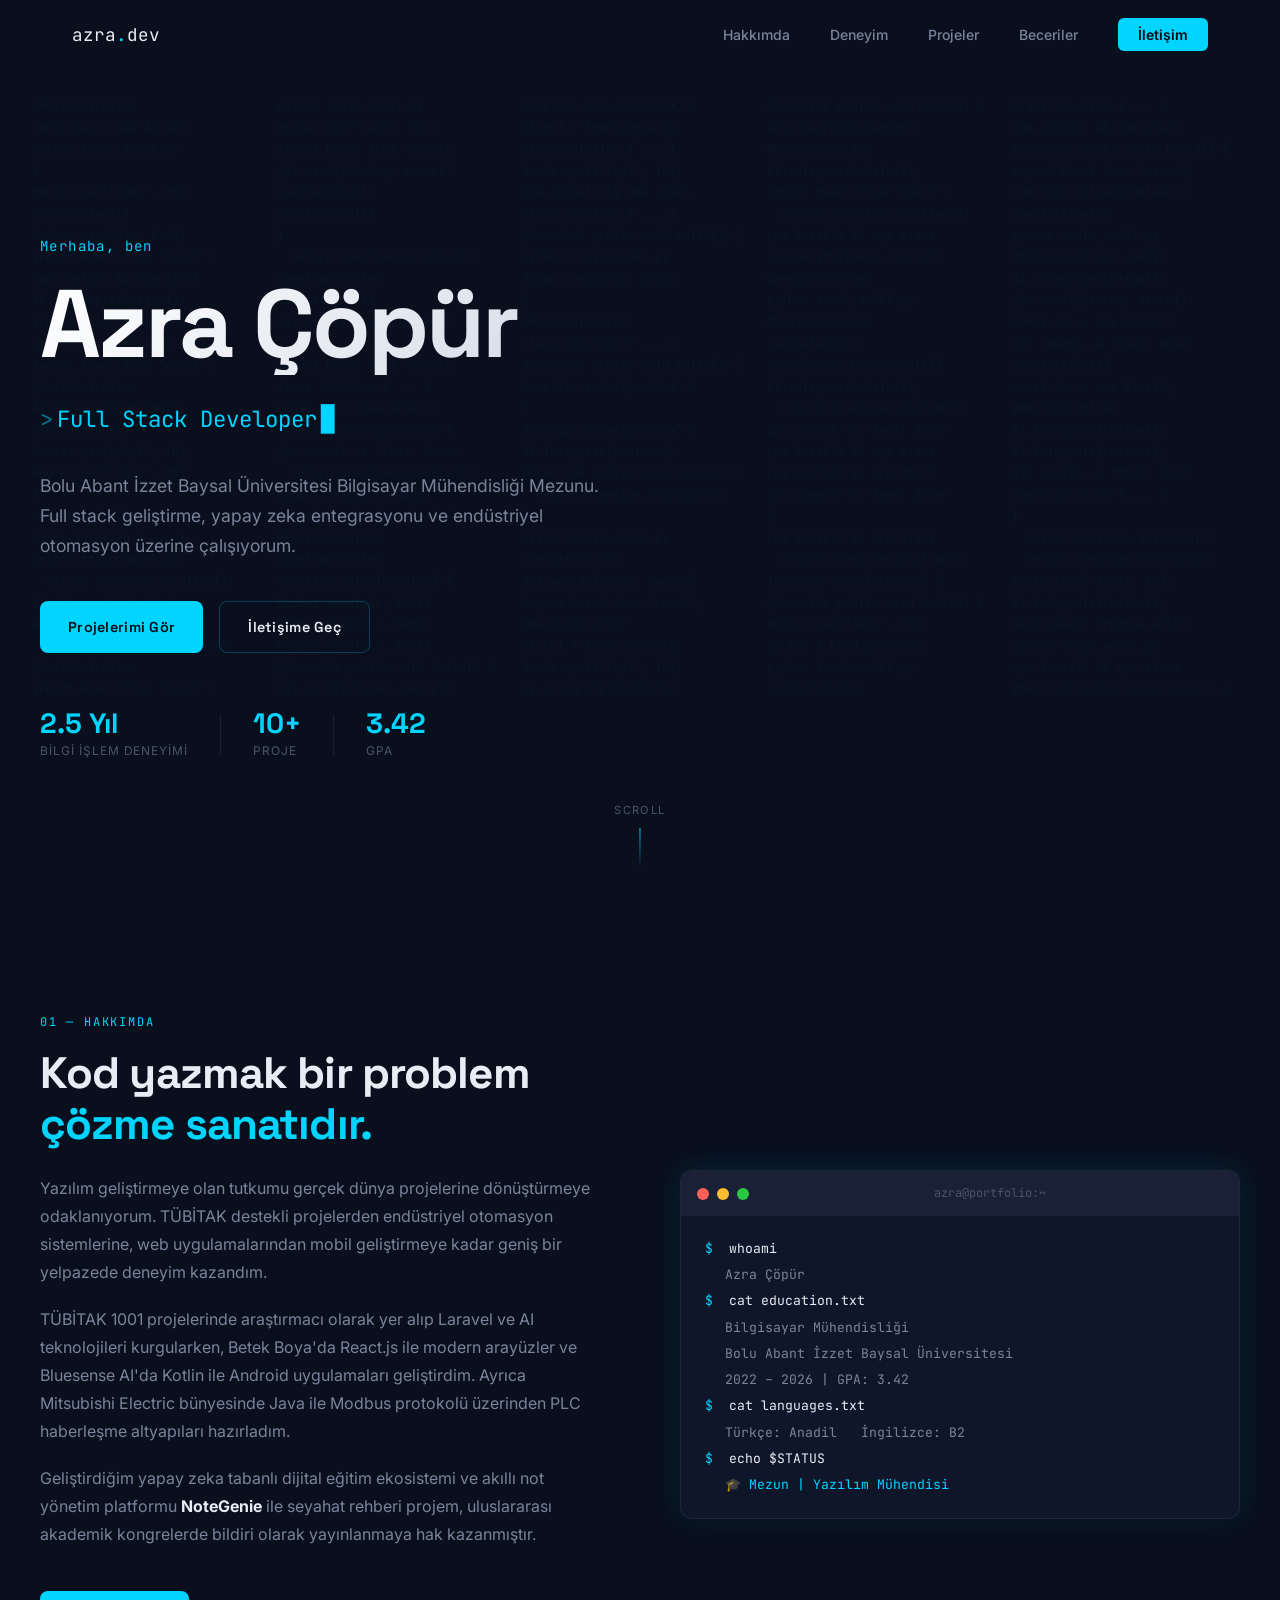
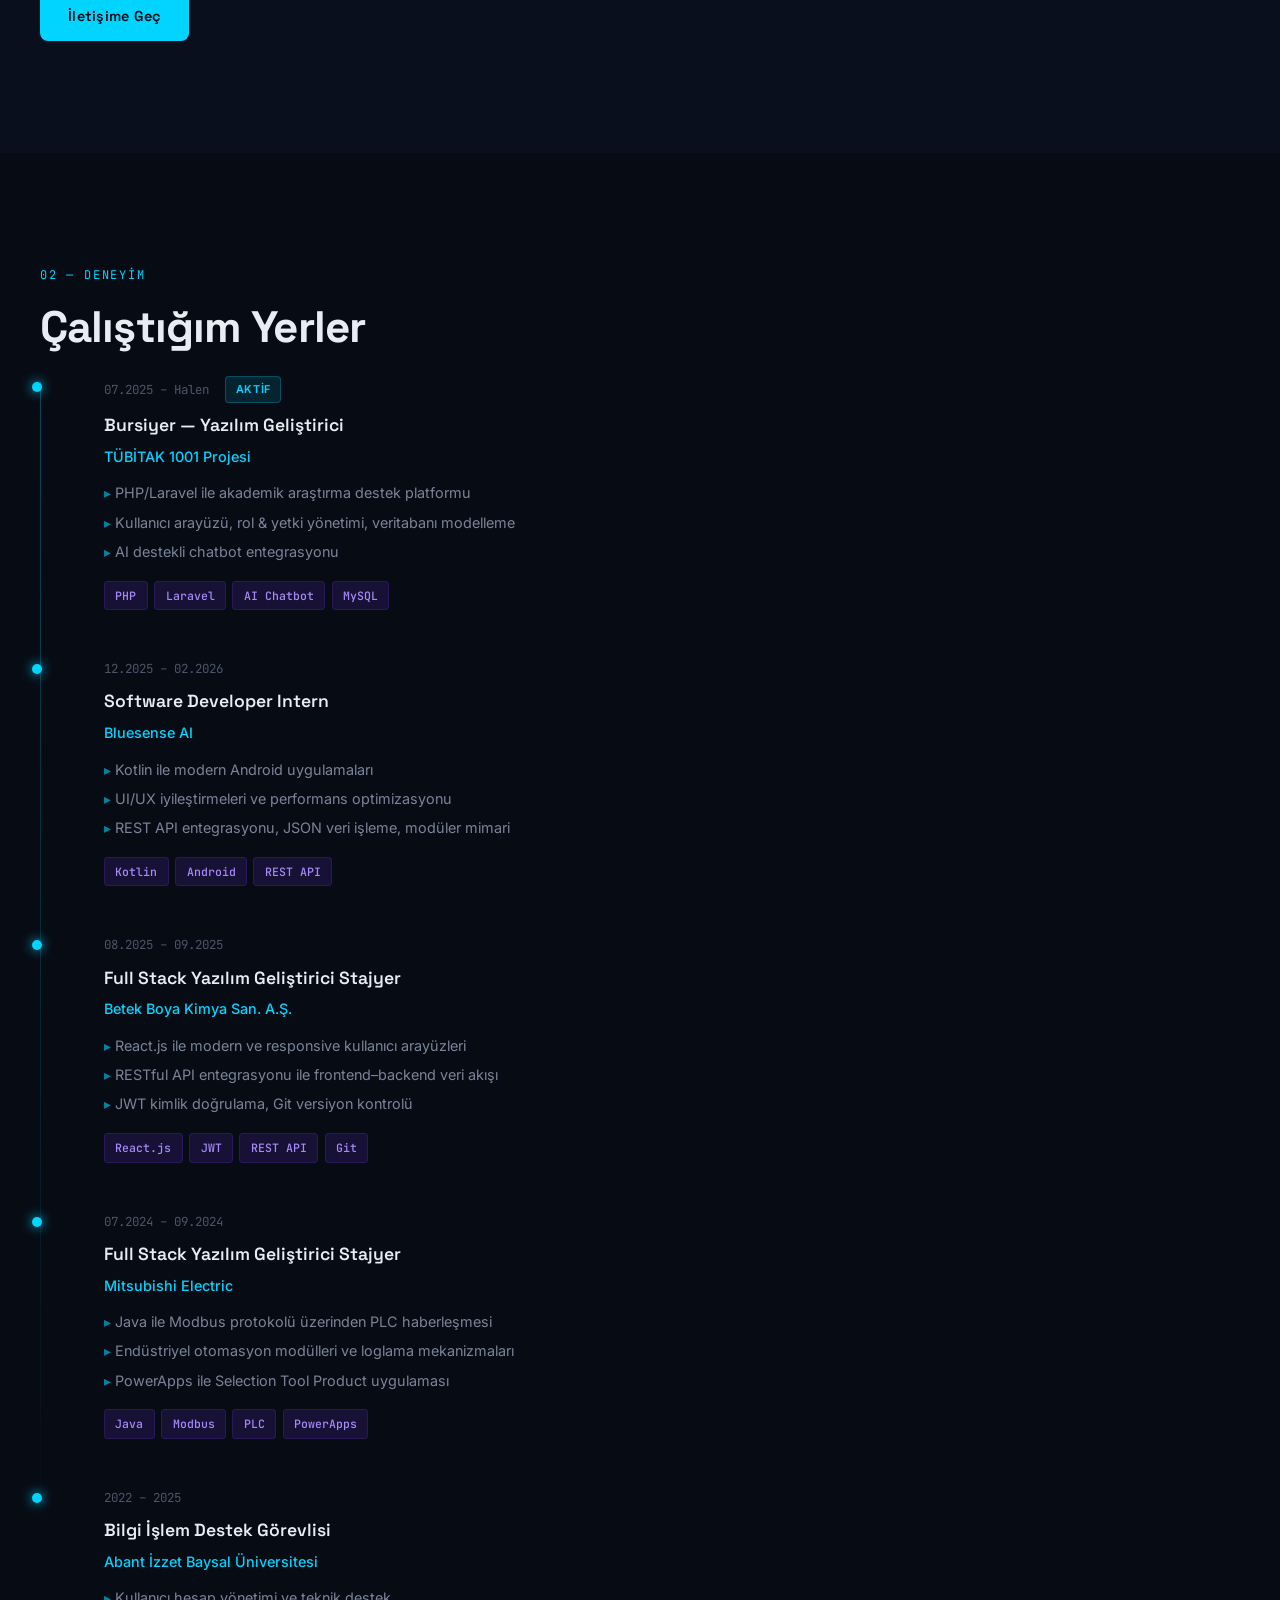
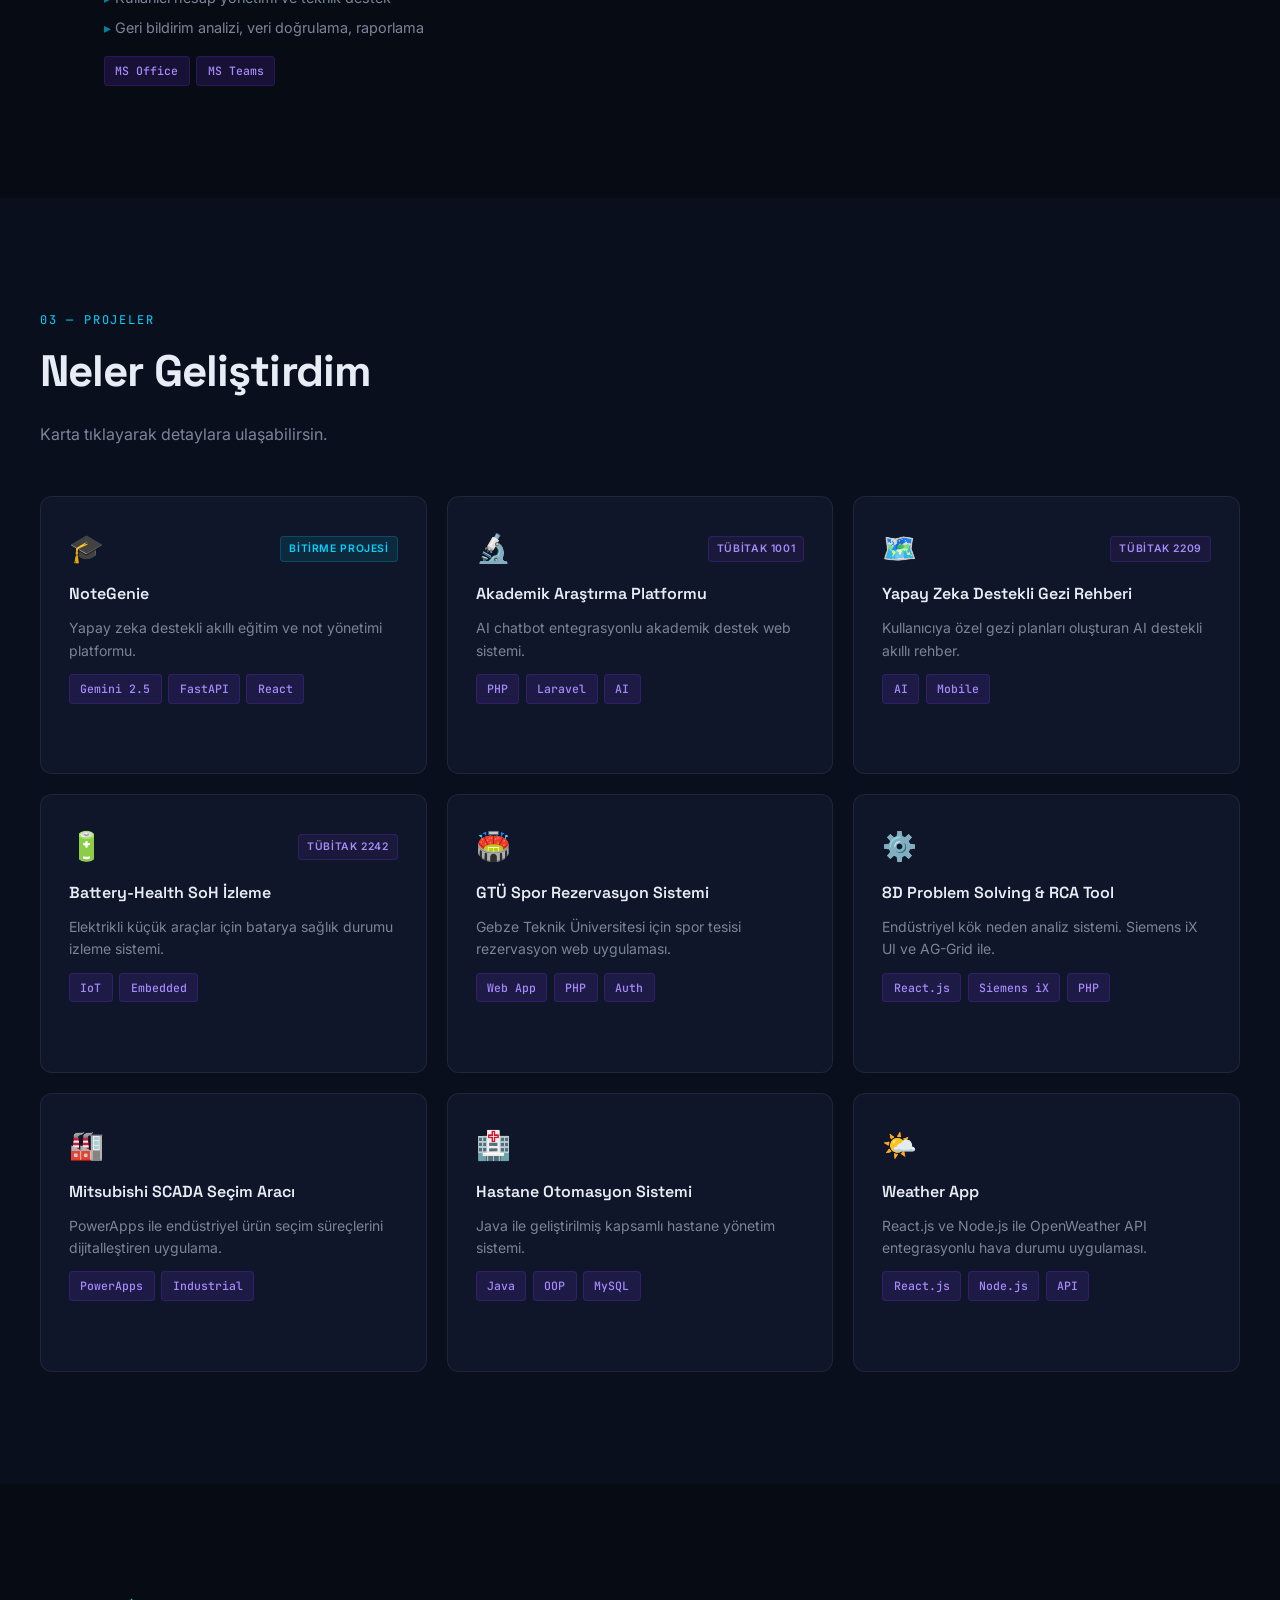
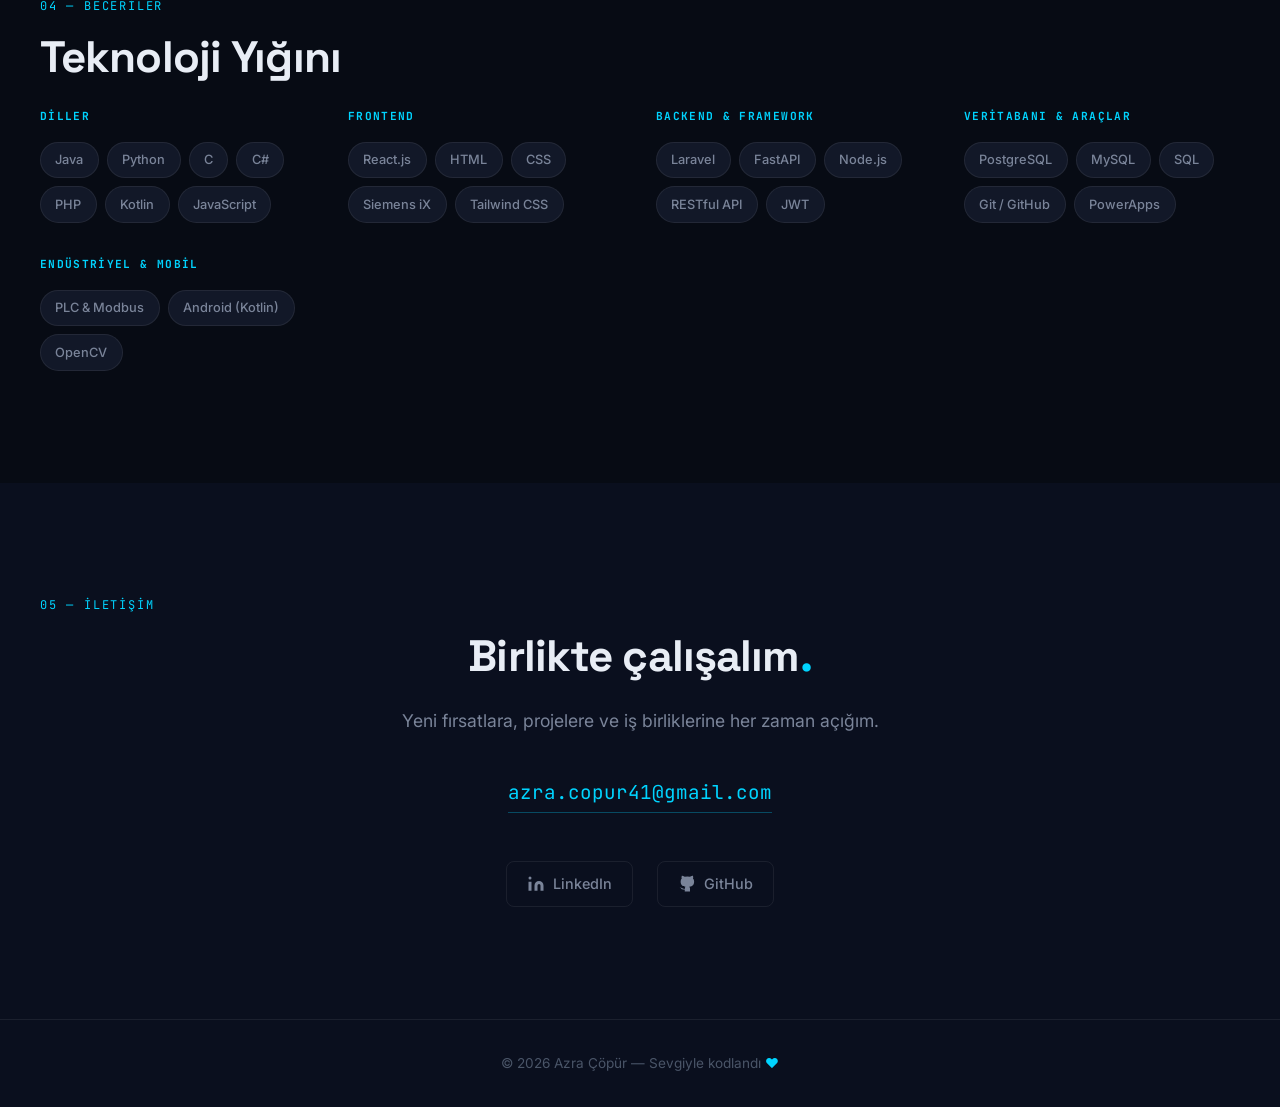
<file: index.html>
<!DOCTYPE html>
<html lang="tr">
<head>
<meta charset="UTF-8"/>
<meta name="viewport" content="width=device-width, initial-scale=1.0"/>
<title>Azra Çöpür — Software Developer</title>
<link rel="preconnect" href="https://fonts.googleapis.com"/>
<link rel="preconnect" href="https://fonts.gstatic.com" crossorigin/>
<link href="https://fonts.googleapis.com/css2?family=Space+Grotesk:wght@300;400;500;600;700&family=Inter:wght@300;400;500&family=JetBrains+Mono:wght@300;400&display=swap" rel="stylesheet"/>
<style>
:root{
  --bg:#0A0F1E;--bg-dark:#070B14;--bg-card:#0F1629;--bg-card2:#121828;
  --accent:#00D4FF;--accent2:#7C3AED;
  --text:#E8EDF5;--text-muted:#7A8499;--text-dim:#4A5568;
  --border:rgba(255,255,255,0.07);--border-accent:rgba(0,212,255,0.25);
  --font-d:'Space Grotesk',sans-serif;--font-b:'Inter',sans-serif;--font-m:'JetBrains Mono',monospace;
  --radius:12px;--tr:0.3s cubic-bezier(0.4,0,0.2,1);
  --shadow:0 4px 24px rgba(0,0,0,0.4);--shadow-a:0 0 30px rgba(0,212,255,0.15);
}
*,*::before,*::after{box-sizing:border-box;margin:0;padding:0}
html{scroll-behavior:smooth}
body{background:var(--bg);color:var(--text);font-family:var(--font-b);line-height:1.7;overflow-x:hidden}
a{text-decoration:none;color:inherit}
ul{list-style:none}
.accent{color:var(--accent)}

/* NAV */
.nav{position:fixed;top:0;left:0;right:0;z-index:100;transition:background var(--tr),box-shadow var(--tr)}
.nav.scrolled{background:rgba(7,11,20,0.95);backdrop-filter:blur(20px);box-shadow:0 1px 0 var(--border)}
.nav-inner{max-width:1200px;margin:0 auto;padding:1.25rem 2rem;display:flex;align-items:center;justify-content:space-between}
.nav-logo{font-family:var(--font-m);font-size:1.1rem;color:var(--text)}
.nav-links{display:flex;align-items:center;gap:2.5rem}
.nav-links a{font-size:.875rem;color:var(--text-muted);transition:color var(--tr);font-weight:500}
.nav-links a:hover{color:var(--text)}
.nav-cta{background:var(--accent)!important;color:var(--bg-dark)!important;padding:.5rem 1.25rem;border-radius:6px;font-weight:600!important}
.nav-cta:hover{opacity:.85}
.hamburger{display:none;flex-direction:column;gap:5px;background:none;border:none;cursor:pointer;padding:4px}
.hamburger span{display:block;width:22px;height:2px;background:var(--text);border-radius:2px;transition:var(--tr)}

/* HERO */
.hero{position:relative;min-height:100vh;display:flex;align-items:center;overflow:hidden;padding:0 2rem}
.hero-bg{position:absolute;inset:0;font-family:var(--font-m);font-size:.75rem;color:rgba(0,212,255,0.04);line-height:1.8;padding:6rem 2rem 2rem;white-space:pre;pointer-events:none;overflow:hidden;user-select:none}
.hero-content{max-width:1200px;margin:0 auto;width:100%;padding-top:6rem;position:relative;z-index:2}
.hero-eyebrow{font-family:var(--font-m);font-size:.875rem;color:var(--accent);letter-spacing:.1em;margin-bottom:1rem}
.hero-name{font-family:var(--font-d);font-size:clamp(3rem,8vw,6rem);font-weight:700;line-height:1.05;letter-spacing:-.03em;margin-bottom:1.5rem;background:linear-gradient(135deg,#fff 0%,#a8b5cf 100%);-webkit-background-clip:text;-webkit-text-fill-color:transparent;background-clip:text}
.hero-typed-wrap{display:flex;align-items:center;gap:.25rem;font-family:var(--font-m);font-size:clamp(1rem,2.5vw,1.4rem);color:var(--accent);margin-bottom:2rem;min-height:2.5rem}
.hero-typed-static{opacity:.5}
.cursor{animation:blink 1s step-end infinite;color:var(--accent)}
@keyframes blink{50%{opacity:0}}
.hero-desc{font-size:1.1rem;color:var(--text-muted);max-width:560px;margin-bottom:2.5rem;line-height:1.7}
.hero-actions{display:flex;gap:1rem;flex-wrap:wrap;margin-bottom:3.5rem}
.hero-stats{display:flex;align-items:center;gap:2rem}
.stat-num{display:block;font-family:var(--font-d);font-size:1.75rem;font-weight:700;color:var(--accent);line-height:1}
.stat-label{display:block;font-size:.75rem;color:var(--text-dim);text-transform:uppercase;letter-spacing:.08em;margin-top:.25rem}
.stat-div{width:1px;height:40px;background:var(--border)}
.scroll-hint{position:absolute;bottom:2rem;left:50%;transform:translateX(-50%);display:flex;flex-direction:column;align-items:center;gap:.5rem;color:var(--text-dim);font-size:.7rem;letter-spacing:.12em;text-transform:uppercase}
.scroll-line{width:1px;height:40px;background:linear-gradient(to bottom,var(--accent),transparent);animation:sa 2s ease-in-out infinite}
@keyframes sa{0%{transform:scaleY(0);transform-origin:top}50%{transform:scaleY(1);transform-origin:top}51%{transform:scaleY(1);transform-origin:bottom}100%{transform:scaleY(0);transform-origin:bottom}}

/* BUTTONS */
.btn{display:inline-flex;align-items:center;gap:.5rem;padding:.8rem 1.75rem;border-radius:8px;font-family:var(--font-d);font-weight:600;font-size:.9rem;transition:var(--tr);cursor:pointer;border:none;letter-spacing:.02em}
.btn-primary{background:var(--accent);color:var(--bg-dark)}
.btn-primary:hover{background:#33ddff;transform:translateY(-2px);box-shadow:var(--shadow-a)}
.btn-ghost{background:transparent;color:var(--text);border:1.5px solid var(--border-accent)}
.btn-ghost:hover{background:rgba(0,212,255,.08);border-color:var(--accent);transform:translateY(-2px)}

/* SECTIONS */
.section{padding:7rem 2rem}
.section-dark{background:var(--bg-dark)}
.container{max-width:1200px;margin:0 auto}
.sec-label{font-family:var(--font-m);font-size:.75rem;color:var(--accent);letter-spacing:.15em;text-transform:uppercase;margin-bottom:1rem}
.sec-title{font-family:var(--font-d);font-size:clamp(1.8rem,4vw,2.75rem);font-weight:700;letter-spacing:-.02em;margin-bottom:1.5rem;line-height:1.15}
.sec-title em{font-style:normal;color:var(--accent)}
.sec-sub{color:var(--text-muted);margin-bottom:3rem;font-size:1rem}

/* ABOUT */
.about-grid{display:grid;grid-template-columns:1fr 1fr;gap:5rem;align-items:center}
.about-text p{color:var(--text-muted);margin-bottom:1.2rem;font-size:1rem;line-height:1.75}
.about-text strong{color:var(--text)}
.terminal{background:var(--bg-card);border:1px solid var(--border);border-radius:var(--radius);overflow:hidden;box-shadow:var(--shadow),var(--shadow-a)}
.t-bar{background:#1a2035;padding:.75rem 1rem;display:flex;align-items:center;gap:.5rem}
.t-dot{width:12px;height:12px;border-radius:50%}
.t-dot.r{background:#FF5F57}.t-dot.y{background:#FEBC2E}.t-dot.g{background:#28C840}
.t-title{font-family:var(--font-m);font-size:.75rem;color:var(--text-dim);margin:0 auto}
.t-body{padding:1.25rem 1.5rem;font-family:var(--font-m);font-size:.82rem;line-height:2}
.t-prompt{color:var(--accent);margin-right:.5rem}
.t-out{color:var(--text-muted);padding-left:1.25rem}
.t-ac{color:var(--accent)}

/* TIMELINE */
.timeline{position:relative;padding-left:2rem}
.timeline::before{content:'';position:absolute;left:0;top:6px;bottom:0;width:1px;background:linear-gradient(to bottom,var(--accent),transparent 90%);opacity:.3}
.tl-item{position:relative;padding-bottom:3rem;padding-left:2rem}
.tl-item:last-child{padding-bottom:0}
.tl-dot{position:absolute;left:-2.5rem;top:6px;width:10px;height:10px;border-radius:50%;background:var(--accent);box-shadow:0 0 12px var(--accent)}
.tl-meta{display:flex;align-items:center;gap:1rem;margin-bottom:.5rem}
.tl-date{font-family:var(--font-m);font-size:.78rem;color:var(--text-dim)}
.tl-badge{font-size:.68rem;padding:.2rem .6rem;border-radius:4px;font-weight:600;letter-spacing:.06em;text-transform:uppercase;background:rgba(0,212,255,.12);color:var(--accent);border:1px solid rgba(0,212,255,.25)}
.tl-role{font-family:var(--font-d);font-size:1.1rem;font-weight:600;margin-bottom:.25rem}
.tl-company{color:var(--accent);font-size:.9rem;margin-bottom:.75rem;font-weight:500}
.tl-tasks{color:var(--text-muted);font-size:.9rem;display:flex;flex-direction:column;gap:.3rem;margin-bottom:1rem}
.tl-tasks li::before{content:'▸ ';color:var(--accent);opacity:.6}

/* TAGS */
.tag{display:inline-flex;padding:.25rem .65rem;border-radius:4px;font-size:.72rem;font-weight:500;font-family:var(--font-m);background:rgba(124,58,237,.15);color:#a78bfa;border:1px solid rgba(124,58,237,.2)}
.tags{display:flex;flex-wrap:wrap;gap:.4rem}

/* PROJECTS */
.projects-grid{display:grid;grid-template-columns:repeat(3,1fr);gap:1.25rem}
.p-card{background:var(--bg-card);border:1px solid var(--border);border-radius:var(--radius);transition:var(--tr);display:block;position:relative;overflow:hidden;cursor:pointer}
.p-card::before{content:'';position:absolute;inset:0;background:linear-gradient(135deg,rgba(0,212,255,.04),transparent);opacity:0;transition:var(--tr)}
.p-card:hover{border-color:var(--border-accent);transform:translateY(-4px);box-shadow:var(--shadow),var(--shadow-a)}
.p-card:hover::before{opacity:1}
.p-card-inner{padding:1.75rem;height:100%;display:flex;flex-direction:column;gap:.75rem;position:relative;z-index:1}
.p-top{display:flex;align-items:center;justify-content:space-between}
.p-emoji{font-size:1.75rem}
.p-badge{font-size:.65rem;padding:.2rem .5rem;border-radius:4px;font-weight:600;text-transform:uppercase;letter-spacing:.06em;background:rgba(0,212,255,.1);color:var(--accent);border:1px solid rgba(0,212,255,.2)}
.p-badge.tb{background:rgba(124,58,237,.1);color:#a78bfa;border-color:rgba(124,58,237,.2)}
.p-title{font-family:var(--font-d);font-size:1rem;font-weight:600;line-height:1.3}
.p-desc{font-size:.875rem;color:var(--text-muted);line-height:1.6;flex:1}
.p-arrow{display:block;font-size:1.1rem;color:var(--accent);opacity:0;transition:var(--tr);align-self:flex-end}
.p-card:hover .p-arrow{opacity:1;transform:translateX(4px)}

/* SKILLS */
.skills-grid{display:grid;grid-template-columns:repeat(auto-fill,minmax(260px,1fr));gap:2rem}
.sg-title{font-family:var(--font-m);font-size:.7rem;text-transform:uppercase;letter-spacing:.12em;color:var(--accent);margin-bottom:1rem}
.pills{display:flex;flex-wrap:wrap;gap:.5rem}
.pill{display:inline-flex;padding:.4rem .9rem;border-radius:100px;font-size:.8rem;font-weight:500;background:var(--bg-card2);color:var(--text-muted);border:1px solid var(--border);transition:var(--tr)}
.pill:hover{background:rgba(0,212,255,.08);border-color:var(--border-accent);color:var(--text)}

/* CONTACT */
.contact-center{text-align:center;max-width:600px;margin:0 auto}
.contact-sub{color:var(--text-muted);font-size:1.1rem;margin-bottom:2.5rem}
.contact-email{display:inline-block;font-family:var(--font-m);font-size:1.2rem;color:var(--accent);border-bottom:1px solid rgba(0,212,255,.3);padding-bottom:.25rem;margin-bottom:3rem;transition:var(--tr)}
.contact-email:hover{border-color:var(--accent)}
.contact-links{display:flex;justify-content:center;gap:1.5rem;flex-wrap:wrap}
.c-link{display:flex;align-items:center;gap:.5rem;color:var(--text-muted);font-size:.9rem;font-weight:500;transition:var(--tr);padding:.6rem 1.25rem;border-radius:8px;border:1px solid var(--border)}
.c-link:hover{color:var(--text);border-color:var(--border-accent);background:rgba(0,212,255,.06)}
.footer{padding:2rem;border-top:1px solid var(--border);text-align:center;color:var(--text-dim);font-size:.85rem}

/* MODAL */
.modal-overlay{position:fixed;inset:0;background:rgba(7,11,20,.9);backdrop-filter:blur(10px);z-index:200;display:flex;align-items:center;justify-content:center;padding:2rem;opacity:0;pointer-events:none;transition:opacity .3s ease}
.modal-overlay.open{opacity:1;pointer-events:all}
.modal{background:var(--bg-card);border:1px solid var(--border-accent);border-radius:20px;max-width:700px;width:100%;max-height:85vh;overflow-y:auto;position:relative;transform:translateY(20px);transition:transform .3s ease}
.modal-overlay.open .modal{transform:none}
.modal-header{padding:2rem 2rem 0}
.modal-close{position:absolute;top:1.25rem;right:1.25rem;background:rgba(255,255,255,.08);border:none;color:var(--text-muted);width:32px;height:32px;border-radius:50%;cursor:pointer;font-size:1.1rem;display:flex;align-items:center;justify-content:center;transition:var(--tr)}
.modal-close:hover{background:rgba(255,255,255,.15);color:var(--text)}
.modal-emoji{font-size:2.5rem;margin-bottom:.75rem}
.modal-title{font-family:var(--font-d);font-size:1.6rem;font-weight:700;margin-bottom:.5rem}
.modal-subtitle{color:var(--text-muted);font-size:.95rem;margin-bottom:1rem}
.modal-body{padding:1.5rem 2rem 2rem}
.modal-body p{color:var(--text-muted);line-height:1.75;margin-bottom:1rem}
.modal-coming{background:rgba(0,212,255,.05);border:1px dashed var(--border-accent);border-radius:12px;padding:2rem;text-align:center;margin-top:1rem}
.modal-coming p{color:var(--text-dim);font-size:.875rem;margin:0}
.modal-coming span{font-size:2rem;display:block;margin-bottom:.75rem}

/* REVEAL */
.reveal{opacity:0;transform:translateY(24px);transition:opacity .6s ease,transform .6s ease}
.reveal.visible{opacity:1;transform:none}

/* RESPONSIVE */
@media(max-width:900px){
  .about-grid{grid-template-columns:1fr;gap:3rem}
  .projects-grid{grid-template-columns:repeat(2,1fr)}
}
@media(max-width:600px){
  .nav-links{display:none}
  .nav-links.open{display:flex;flex-direction:column;position:absolute;top:100%;left:0;right:0;background:rgba(7,11,20,.98);padding:1.5rem 2rem;gap:1.5rem;border-bottom:1px solid var(--border);backdrop-filter:blur(20px)}
  .hamburger{display:flex}
  .hero-stats{gap:1.25rem}
  .stat-num{font-size:1.4rem}
  .projects-grid{grid-template-columns:1fr}
  .section{padding:4rem 1.25rem}
  .hero{padding:0 1.25rem}
  .timeline{padding-left:1.25rem}
  .tl-item{padding-left:1.5rem}
  .tl-dot{left:-1.75rem}
  .modal{border-radius:16px}
  .modal-header,.modal-body{padding:1.5rem}
}
</style>
</head>
<body>

<!-- NAV -->
<nav class="nav" id="nav">
  <div class="nav-inner">
    <a href="#home" class="nav-logo">azra<span class="accent">.</span>dev</a>
    <ul class="nav-links" id="navLinks">
      <li><a href="#about">Hakkımda</a></li>
      <li><a href="#experience">Deneyim</a></li>
      <li><a href="#projects">Projeler</a></li>
      <li><a href="#skills">Beceriler</a></li>
      <li><a href="#contact" class="nav-cta">İletişim</a></li>
    </ul>
    <button class="hamburger" id="hamburger" aria-label="Menü">
      <span></span><span></span><span></span>
    </button>
  </div>
</nav>

<!-- HERO -->
<section class="hero" id="home">
  <div class="hero-bg" id="heroBg" aria-hidden="true"></div>
  <div class="hero-content">
    <p class="hero-eyebrow">Merhaba, ben</p>
    <h1 class="hero-name">Azra Çöpür</h1>
    <div class="hero-typed-wrap">
      <span class="hero-typed-static">&gt; </span>
      <span id="typed"></span>
      <span class="cursor" aria-hidden="true">█</span>
    </div>
    <p class="hero-desc">Bolu Abant İzzet Baysal Üniversitesi Bilgisayar Mühendisliği Mezunu. Full stack geliştirme, yapay zeka entegrasyonu ve endüstriyel otomasyon üzerine çalışıyorum.</p>
    <div class="hero-actions">
      <a href="#projects" class="btn btn-primary">Projelerimi Gör</a>
      <a href="#contact" class="btn btn-ghost">İletişime Geç</a>
    </div>
    <div class="hero-stats">
      <div><span class="stat-num">2.5 Yıl</span><span class="stat-label">Bilgi İşlem Deneyimi</span></div>
      <div class="stat-div"></div>
      <div><span class="stat-num">10+</span><span class="stat-label">Proje</span></div>
      <div class="stat-div"></div>
      <div><span class="stat-num">3.42</span><span class="stat-label">GPA</span></div>
    </div>
  </div>
  <div class="scroll-hint" aria-hidden="true"><span>scroll</span><div class="scroll-line"></div></div>
</section>

<!-- ABOUT -->
<section class="section" id="about">
  <div class="container">
    <div class="sec-label">01 — Hakkımda</div>
    <div class="about-grid">
      <div class="about-text">
        <h2 class="sec-title">Kod yazmak bir problem<br><em>çözme sanatıdır.</em></h2>
        <p>Yazılım geliştirmeye olan tutkumu gerçek dünya projelerine dönüştürmeye odaklanıyorum. TÜBİTAK destekli projelerden endüstriyel otomasyon sistemlerine, web uygulamalarından mobil geliştirmeye kadar geniş bir yelpazede deneyim kazandım.</p>
        <p>TÜBİTAK 1001 projelerinde araştırmacı olarak yer alıp Laravel ve AI teknolojileri kurgularken, Betek Boya'da React.js ile modern arayüzler ve Bluesense AI'da Kotlin ile Android uygulamaları geliştirdim. Ayrıca Mitsubishi Electric bünyesinde Java ile Modbus protokolü üzerinden PLC haberleşme altyapıları hazırladım.</p>
        <p>Geliştirdiğim yapay zeka tabanlı dijital eğitim ekosistemi ve akıllı not yönetim platformu <strong>NoteGenie</strong> ile seyahat rehberi projem, uluslararası akademik kongrelerde bildiri olarak yayınlanmaya hak kazanmıştır.</p>
        <a href="mailto:azra.copur41@gmail.com" class="btn btn-primary" style="margin-top:1.5rem">İletişime Geç</a>
      </div>
      <div class="reveal">
        <div class="terminal">
          <div class="t-bar">
            <span class="t-dot r"></span><span class="t-dot y"></span><span class="t-dot g"></span>
            <span class="t-title">azra@portfolio:~</span>
          </div>
          <div class="t-body">
            <p><span class="t-prompt">$</span> whoami</p>
            <p class="t-out">Azra Çöpür</p>
            <p><span class="t-prompt">$</span> cat education.txt</p>
            <p class="t-out">Bilgisayar Mühendisliği</p>
            <p class="t-out">Bolu Abant İzzet Baysal Üniversitesi</p>
            <p class="t-out">2022 – 2026 | GPA: 3.42</p>
            <p><span class="t-prompt">$</span> cat languages.txt</p>
            <p class="t-out">Türkçe: Anadil &nbsp; İngilizce: B2</p>
            <p><span class="t-prompt">$</span> echo $STATUS</p>
            <p class="t-out t-ac">🎓 Mezun | Yazılım Mühendisi</p>
          </div>
        </div>
      </div>
    </div>
  </div>
</section>

<!-- EXPERIENCE -->
<section class="section section-dark" id="experience">
  <div class="container">
    <div class="sec-label">02 — Deneyim</div>
    <h2 class="sec-title">Çalıştığım Yerler</h2>
    <div class="timeline">

      <div class="tl-item reveal">
        <div class="tl-dot"></div>
        <div class="tl-meta"><span class="tl-date">07.2025 – Halen</span><span class="tl-badge">Aktif</span></div>
        <h3 class="tl-role">Bursiyer — Yazılım Geliştirici</h3>
        <p class="tl-company">TÜBİTAK 1001 Projesi</p>
        <ul class="tl-tasks">
          <li>PHP/Laravel ile akademik araştırma destek platformu</li>
          <li>Kullanıcı arayüzü, rol & yetki yönetimi, veritabanı modelleme</li>
          <li>AI destekli chatbot entegrasyonu</li>
        </ul>
        <div class="tags"><span class="tag">PHP</span><span class="tag">Laravel</span><span class="tag">AI Chatbot</span><span class="tag">MySQL</span></div>
      </div>

      <div class="tl-item reveal">
        <div class="tl-dot"></div>
        <div class="tl-meta"><span class="tl-date">12.2025 – 02.2026</span></div>
        <h3 class="tl-role">Software Developer Intern</h3>
        <p class="tl-company">Bluesense AI</p>
        <ul class="tl-tasks">
          <li>Kotlin ile modern Android uygulamaları</li>
          <li>UI/UX iyileştirmeleri ve performans optimizasyonu</li>
          <li>REST API entegrasyonu, JSON veri işleme, modüler mimari</li>
        </ul>
        <div class="tags"><span class="tag">Kotlin</span><span class="tag">Android</span><span class="tag">REST API</span></div>
      </div>

      <div class="tl-item reveal">
        <div class="tl-dot"></div>
        <div class="tl-meta"><span class="tl-date">08.2025 – 09.2025</span></div>
        <h3 class="tl-role">Full Stack Yazılım Geliştirici Stajyer</h3>
        <p class="tl-company">Betek Boya Kimya San. A.Ş.</p>
        <ul class="tl-tasks">
          <li>React.js ile modern ve responsive kullanıcı arayüzleri</li>
          <li>RESTful API entegrasyonu ile frontend–backend veri akışı</li>
          <li>JWT kimlik doğrulama, Git versiyon kontrolü</li>
        </ul>
        <div class="tags"><span class="tag">React.js</span><span class="tag">JWT</span><span class="tag">REST API</span><span class="tag">Git</span></div>
      </div>

      <div class="tl-item reveal">
        <div class="tl-dot"></div>
        <div class="tl-meta"><span class="tl-date">07.2024 – 09.2024</span></div>
        <h3 class="tl-role">Full Stack Yazılım Geliştirici Stajyer</h3>
        <p class="tl-company">Mitsubishi Electric</p>
        <ul class="tl-tasks">
          <li>Java ile Modbus protokolü üzerinden PLC haberleşmesi</li>
          <li>Endüstriyel otomasyon modülleri ve loglama mekanizmaları</li>
          <li>PowerApps ile Selection Tool Product uygulaması</li>
        </ul>
        <div class="tags"><span class="tag">Java</span><span class="tag">Modbus</span><span class="tag">PLC</span><span class="tag">PowerApps</span></div>
      </div>

      <div class="tl-item reveal">
        <div class="tl-dot"></div>
        <div class="tl-meta"><span class="tl-date">2022 – 2025</span></div>
        <h3 class="tl-role">Bilgi İşlem Destek Görevlisi</h3>
        <p class="tl-company">Abant İzzet Baysal Üniversitesi</p>
        <ul class="tl-tasks">
          <li>Kullanıcı hesap yönetimi ve teknik destek</li>
          <li>Geri bildirim analizi, veri doğrulama, raporlama</li>
        </ul>
        <div class="tags"><span class="tag">MS Office</span><span class="tag">MS Teams</span></div>
      </div>

    </div>
  </div>
</section>

<!-- PROJECTS -->
<section class="section" id="projects">
  <div class="container">
    <div class="sec-label">03 — Projeler</div>
    <h2 class="sec-title">Neler Geliştirdim</h2>
    <p class="sec-sub">Karta tıklayarak detaylara ulaşabilirsin.</p>
    <div class="projects-grid">

      <div class="p-card reveal" onclick="openModal('notegenie')">
        <div class="p-card-inner">
          <div class="p-top"><span class="p-emoji">🎓</span><span class="p-badge">Bitirme Projesi</span></div>
          <h3 class="p-title">NoteGenie</h3>
          <p class="p-desc">Yapay zeka destekli akıllı eğitim ve not yönetimi platformu.</p>
          <div class="tags"><span class="tag">Gemini 2.5</span><span class="tag">FastAPI</span><span class="tag">React</span></div>
          <span class="p-arrow">→</span>
        </div>
      </div>

      <div class="p-card reveal" onclick="openModal('tubitak1001')">
        <div class="p-card-inner">
          <div class="p-top"><span class="p-emoji">🔬</span><span class="p-badge tb">TÜBİTAK 1001</span></div>
          <h3 class="p-title">Akademik Araştırma Platformu</h3>
          <p class="p-desc">AI chatbot entegrasyonlu akademik destek web sistemi.</p>
          <div class="tags"><span class="tag">PHP</span><span class="tag">Laravel</span><span class="tag">AI</span></div>
          <span class="p-arrow">→</span>
        </div>
      </div>

      <div class="p-card reveal" onclick="openModal('tubitak2209')">
        <div class="p-card-inner">
          <div class="p-top"><span class="p-emoji">🗺️</span><span class="p-badge tb">TÜBİTAK 2209</span></div>
          <h3 class="p-title">Yapay Zeka Destekli Gezi Rehberi</h3>
          <p class="p-desc">Kullanıcıya özel gezi planları oluşturan AI destekli akıllı rehber.</p>
          <div class="tags"><span class="tag">AI</span><span class="tag">Mobile</span></div>
          <span class="p-arrow">→</span>
        </div>
      </div>

      <div class="p-card reveal" onclick="openModal('battery')">
        <div class="p-card-inner">
          <div class="p-top"><span class="p-emoji">🔋</span><span class="p-badge tb">TÜBİTAK 2242</span></div>
          <h3 class="p-title">Battery-Health SoH İzleme</h3>
          <p class="p-desc">Elektrikli küçük araçlar için batarya sağlık durumu izleme sistemi.</p>
          <div class="tags"><span class="tag">IoT</span><span class="tag">Embedded</span></div>
          <span class="p-arrow">→</span>
        </div>
      </div>

      <div class="p-card reveal" onclick="openModal('spor')">
        <div class="p-card-inner">
          <div class="p-top"><span class="p-emoji">🏟️</span></div>
          <h3 class="p-title">GTÜ Spor Rezervasyon Sistemi</h3>
          <p class="p-desc">Gebze Teknik Üniversitesi için spor tesisi rezervasyon web uygulaması.</p>
          <div class="tags"><span class="tag">Web App</span><span class="tag">PHP</span><span class="tag">Auth</span></div>
          <span class="p-arrow">→</span>
        </div>
      </div>

      <div class="p-card reveal" onclick="openModal('rca')">
        <div class="p-card-inner">
          <div class="p-top"><span class="p-emoji">⚙️</span></div>
          <h3 class="p-title">8D Problem Solving & RCA Tool</h3>
          <p class="p-desc">Endüstriyel kök neden analiz sistemi. Siemens iX UI ve AG-Grid ile.</p>
          <div class="tags"><span class="tag">React.js</span><span class="tag">Siemens iX</span><span class="tag">PHP</span></div>
          <span class="p-arrow">→</span>
        </div>
      </div>

      <div class="p-card reveal" onclick="openModal('scada')">
        <div class="p-card-inner">
          <div class="p-top"><span class="p-emoji">🏭</span></div>
          <h3 class="p-title">Mitsubishi SCADA Seçim Aracı</h3>
          <p class="p-desc">PowerApps ile endüstriyel ürün seçim süreçlerini dijitalleştiren uygulama.</p>
          <div class="tags"><span class="tag">PowerApps</span><span class="tag">Industrial</span></div>
          <span class="p-arrow">→</span>
        </div>
      </div>

      <div class="p-card reveal" onclick="openModal('hastane')">
        <div class="p-card-inner">
          <div class="p-top"><span class="p-emoji">🏥</span></div>
          <h3 class="p-title">Hastane Otomasyon Sistemi</h3>
          <p class="p-desc">Java ile geliştirilmiş kapsamlı hastane yönetim sistemi.</p>
          <div class="tags"><span class="tag">Java</span><span class="tag">OOP</span><span class="tag">MySQL</span></div>
          <span class="p-arrow">→</span>
        </div>
      </div>

      <div class="p-card reveal" onclick="openModal('weather')">
        <div class="p-card-inner">
          <div class="p-top"><span class="p-emoji">🌤️</span></div>
          <h3 class="p-title">Weather App</h3>
          <p class="p-desc">React.js ve Node.js ile OpenWeather API entegrasyonlu hava durumu uygulaması.</p>
          <div class="tags"><span class="tag">React.js</span><span class="tag">Node.js</span><span class="tag">API</span></div>
          <span class="p-arrow">→</span>
        </div>
      </div>

    </div>
  </div>
</section>

<!-- SKILLS -->
<section class="section section-dark" id="skills">
  <div class="container">
    <div class="sec-label">04 — Beceriler</div>
    <h2 class="sec-title">Teknoloji Yığını</h2>
    <div class="skills-grid">
      <div class="reveal"><h4 class="sg-title">Diller</h4><div class="pills"><span class="pill">Java</span><span class="pill">Python</span><span class="pill">C</span><span class="pill">C#</span><span class="pill">PHP</span><span class="pill">Kotlin</span><span class="pill">JavaScript</span></div></div>
      <div class="reveal"><h4 class="sg-title">Frontend</h4><div class="pills"><span class="pill">React.js</span><span class="pill">HTML</span><span class="pill">CSS</span><span class="pill">Siemens iX</span><span class="pill">Tailwind CSS</span></div></div>
      <div class="reveal"><h4 class="sg-title">Backend & Framework</h4><div class="pills"><span class="pill">Laravel</span><span class="pill">FastAPI</span><span class="pill">Node.js</span><span class="pill">RESTful API</span><span class="pill">JWT</span></div></div>
      <div class="reveal"><h4 class="sg-title">Veritabanı & Araçlar</h4><div class="pills"><span class="pill">PostgreSQL</span><span class="pill">MySQL</span><span class="pill">SQL</span><span class="pill">Git / GitHub</span><span class="pill">PowerApps</span></div></div>
      <div class="reveal"><h4 class="sg-title">Endüstriyel & Mobil</h4><div class="pills"><span class="pill">PLC & Modbus</span><span class="pill">Android (Kotlin)</span><span class="pill">OpenCV</span></div></div>
    </div>
  </div>
</section>

<!-- CONTACT -->
<section class="section" id="contact">
  <div class="container">
    <div class="sec-label">05 — İletişim</div>
    <div class="contact-center">
      <h2 class="sec-title">Birlikte çalışalım<span class="accent">.</span></h2>
      <p class="contact-sub">Yeni fırsatlara, projelere ve iş birliklerine her zaman açığım.</p>
      <a href="mailto:azra.copur41@gmail.com" class="contact-email">azra.copur41@gmail.com</a>
      <div class="contact-links">
        <a href="https://linkedin.com/in/azracopur" target="_blank" rel="noopener" class="c-link">
          <svg width="18" height="18" viewBox="0 0 24 24" fill="currentColor"><path d="M16 8a6 6 0 0 1 6 6v7h-4v-7a2 2 0 0 0-2-2 2 2 0 0 0-2 2v7h-4v-7a6 6 0 0 1 6-6z"/><rect x="2" y="9" width="4" height="12"/><circle cx="4" cy="4" r="2"/></svg>
          LinkedIn
        </a>
        <a href="https://github.com/azracopur" target="_blank" rel="noopener" class="c-link">
          <svg width="18" height="18" viewBox="0 0 24 24" fill="currentColor"><path d="M9 19c-5 1.5-5-2.5-7-3m14 6v-3.87a3.37 3.37 0 0 0-.94-2.61c3.14-.35 6.44-1.54 6.44-7A5.44 5.44 0 0 0 20 4.77 5.07 5.07 0 0 0 19.91 1S18.73.65 16 2.48a13.38 13.38 0 0 0-7 0C6.27.65 5.09 1 5.09 1A5.07 5.07 0 0 0 5 4.77a5.44 5.44 0 0 0-1.5 3.78c0 5.42 3.3 6.61 6.44 7A3.37 3.37 0 0 0 9 18.13V22"/></svg>
          GitHub
        </a>
      </div>
    </div>
  </div>
</section>

<footer class="footer">
  <div class="container">
    <p>© 2026 Azra Çöpür — Sevgiyle kodlandı <span class="accent">♥</span></p>
  </div>
</footer>

<!-- MODAL -->
<div class="modal-overlay" id="modalOverlay" onclick="handleOverlayClick(event)">
  <div class="modal" id="modal">
    <button class="modal-close" onclick="closeModal()" aria-label="Kapat">✕</button>
    <div class="modal-header">
      <div class="modal-emoji" id="mEmoji"></div>
      <div class="tags" id="mBadge" style="margin-bottom:.75rem"></div>
      <h2 class="modal-title" id="mTitle"></h2>
      <p class="modal-subtitle" id="mSubtitle"></p>
      <div class="tags" id="mTags"></div>
    </div>
    <div class="modal-body" id="mBody"></div>
  </div>
</div>

<script>
// Project data
const projects = {
  notegenie:{
    emoji:'🎓',
    badge:'Bitirme Projesi',
    badgeCls:'',
    title:'NoteGenie',
    subtitle:'Yapay Zeka Destekli Dijital Eğitim Ekosistemi ve İnteraktif İçerik Yönetim Platformu',
    tags:['Google Gemini 2.5 Flash','FastAPI','React.js','PostgreSQL','Tailwind CSS'],
    body:`
      <div style="margin-bottom: 1.5rem; padding: 1rem; background: rgba(0, 212, 255, 0.05); border: 1px solid var(--border-accent); border-radius: 8px;">
        <span style="font-size: 0.85rem; color: var(--accent); font-family: var(--font-m); display: block; margin-bottom: 0.25rem;">✨ Akademik Başarı</span>
        <p style="font-size: 0.9rem; color: var(--text); margin: 0;">Bu proje ve geliştirilen seyahat rehberi sistemi, <strong>uluslararası bir akademik kongrede bilimsel yayın olarak kabul edilmiştir.</strong></p>
      </div>

      <p style="margin-bottom: 1.25rem;">NoteGenie; YouTube eğitim videolarını veya ders PDF'lerini saniyeler içinde analiz ederek tamamen yapılandırılmış akıllı ders notlarına, interaktif quizlere ve semantik kavram haritalarına dönüştüren 3 katmanlı (3-tier) bir dijital öğrenme yönetim sistemidir (LMS).</p>
      
      <h4 style="color: var(--accent); font-family: var(--font-d); margin: 1.5rem 0 0.5rem; font-size: 1.1rem;">🛠️ Teknik Mimari & Katmanlar</h4>
      <ul style="list-style: none; padding-left: 0; margin-bottom: 1.5rem; display: flex; flex-direction: column; gap: 0.5rem; font-size: 0.9rem;">
        <li style="padding-left: 1rem; border-left: 2px solid var(--accent2);"><strong style="color: var(--text);">Frontend:</strong> React (Vite) ve Tailwind CSS ile geliştirilmiş Tek Sayfa Uygulaması (SPA). Video akış takibi için YouTube IFrame Player API senkronizasyonu ve sunucuya yük bindirmeden çalışan istemci taraflı jsPDF raporlama motoru.</li>
        <li style="padding-left: 1rem; border-left: 2px solid var(--accent2);"><strong style="color: var(--text);">Backend & API:</strong> Python FastAPI tabanlı, Starlette ve Pydantic şemaları ile uçtan uca doğrulanmış asenkron (async/await) REST API mimarisi. Veritabanı katmanında SQLAlchemy ORM entegrasyonu.</li>
        <li style="padding-left: 1rem; border-left: 2px solid var(--accent2);"><strong style="color: var(--text);">Yapay Zeka & NLP:</strong> 1 Milyon token bağlam penceresine sahip <strong>Google Gemini 2.5 Flash API</strong> (google-genai SDK). RAG (Retrieval-Augmented Generation) mimarisiyle halüsinasyonsuz içerik sorgulama.</li>
        <li style="padding-left: 1rem; border-left: 2px solid var(--accent2);"><strong style="color: var(--text);">Veri Çıkarımı & Depolama:</strong> PDF analizi için PyMuPDF (fitz), video deşifresi için youtube-transcript-api. Güvenli oturumlar için JWT (JSON Web Token) ve veri kalitesi için asenkron Hipo Labs Üniversite API entegrasyonu ile beslenen PostgreSQL DB.</li>
      </ul>

      <h4 style="color: var(--accent); font-family: var(--font-d); margin: 1.5rem 0 0.5rem; font-size: 1.1rem;">💡 Öne Çıkan Fonksiyonel Modüller</h4>
      <div style="display: grid; grid-template-columns: 1fr 1fr; gap: 1rem; margin-bottom: 1rem; font-size: 0.85rem;">
        <div style="background: var(--bg-card2); padding: 1rem; border-radius: 8px; border: 1px solid var(--border);">
          <strong style="color: var(--text); display: block; margin-bottom: 0.25rem;">📝 Akıllı Özet & Zaman Damgası</strong>
          Hiyerarşik akademik özet çıkarma ve videonun kırılma noktalarına tıklandığında oynatıcıyı otomatik o saniyeye saran (seekTo) navigasyonel dizin.
        </div>
        <div style="background: var(--bg-card2); padding: 1rem; border-radius: 8px; border: 1px solid var(--border);">
          <strong style="color: var(--text); display: block; margin-bottom: 0.25rem;">📊 Akademik Kavram Ağacı</strong>
          Metinden süzülen teknik terimlerin anlamsal ilişkilerini animasyonlu kartlar ve 15 kelimelik hap akademik tanımlarla görselleştiren dinamik bilgi grafı (Knowledge Graph).
        </div>
        <div style="background: var(--bg-card2); padding: 1rem; border-radius: 8px; border: 1px solid var(--border);">
          <strong style="color: var(--text); display: block; margin-bottom: 0.25rem;">🤖 RAG Tabanlı Soru-Cevap</strong>
          Kullanıcıların işlenen video veya doküman bağlamından dışarı çıkmadan doğrudan kaynak metne sadık soru sorabildikleri yapay zeka eğitim asistanı.
        </div>
        <div style="background: var(--bg-card2); padding: 1rem; border-radius: 8px; border: 1px solid var(--border);">
          <strong style="color: var(--text); display: block; margin-bottom: 0.25rem;">🎯 Tam Ekran Quiz Modülü</strong>
          Metne dayalı dinamik üretilen 10 soruluk çoktan seçmeli interaktif sınav arayüzü. Anlık doğru/yanlış geri bildirimi ve PostgreSQL tabanlı en yüksek skor (highest_score) takibi.
        </div>
      </div>
    `
  },
  tubitak1001:{emoji:'🔬',badge:'TÜBİTAK 1001',badgeCls:'tb',title:'Akademik Araştırma Platformu',subtitle:'AI chatbot entegrasyonlu akademik destek web sistemi',tags:['PHP','Laravel','AI Chatbot','MySQL'],body:`<div class="modal-coming"><span>🚧</span><p>Proje detayları yakında eklenecek.</p></div>`},
  tubitak2209:{emoji:'🗺️',badge:'TÜBİTAK 2209',badgeCls:'tb',title:'Yapay Zeka Destekli Gezi Rehberi',subtitle:'Kullanıcıya özel AI destekli akıllı seyahat rehberi',tags:['AI','Mobile','Python'],body:`<div class="modal-coming"><span>🚧</span><p>Proje detayları yakında eklenecek.</p></div>`},
  battery:{emoji:'🔋',badge:'TÜBİTAK 2242',badgeCls:'tb',title:'Battery-Health SoH İzleme',subtitle:'Elektrikli araçlar için batarya sağlık izleme sistemi',tags:['IoT','Embedded','Python'],body:`<div class="modal-coming"><span>🚧</span><p>Proje detayları yakında eklenecek.</p></div>`},
  spor:{emoji:'🏟️',badge:'Teslim Edildi',badgeCls:'',title:'GTÜ Spor Rezervasyon Sistemi',subtitle:'Gebze Teknik Üniversitesi için web tabanlı rezervasyon uygulaması',tags:['Web','PHP','MySQL','JWT'],body:`<div class="modal-coming"><span>🚧</span><p>Proje detayları yakında eklenecek.</p></div>`},
  rca:{emoji:'⚙️',badge:'Staj Projesi',badgeCls:'',title:'8D Problem Solving & RCA Tool',subtitle:'Endüstriyel kök neden analiz ve problem çözüm sistemi',tags:['React.js','Siemens iX','AG-Grid','PHP'],body:`<div class="modal-coming"><span>🚧</span><p>Proje detayları yakında eklenecek.</p></div>`},
  scada:{emoji:'🏭',badge:'Mitsubishi Electric',badgeCls:'',title:'SCADA Seçim Aracı',subtitle:'Endüstriyel ürün seçim süreçlerini dijitalleştiren uygulama',tags:['PowerApps','Industrial'],body:`<div class="modal-coming"><span>🚧</span><p>Proje detayları yakında eklenecek.</p></div>`},
  hastane:{emoji:'🏥',badge:'Üniversite Projesi',badgeCls:'',title:'Hastane Otomasyon Sistemi',subtitle:'Java ile geliştirilmiş hastane yönetim sistemi',tags:['Java','OOP','MySQL'],body:`<div class="modal-coming"><span>🚧</span><p>Proje detayları yakında eklenecek.</p></div>`},
  weather:{emoji:'🌤️',badge:'Kişisel Proje',badgeCls:'',title:'Weather App',subtitle:'OpenWeather API entegrasyonlu hava durumu uygulaması',tags:['React.js','Node.js','REST API'],body:`<div class="modal-coming"><span>🚧</span><p>Proje detayları yakında eklenecek.</p></div>`},
};

function openModal(id){
  const p=projects[id];
  document.getElementById('mEmoji').textContent=p.emoji;
  document.getElementById('mBadge').innerHTML=`<span class="p-badge ${p.badgeCls}">${p.badge}</span>`;
  document.getElementById('mTitle').textContent=p.title;
  document.getElementById('mSubtitle').textContent=p.subtitle;
  document.getElementById('mTags').innerHTML=p.tags.map(t=>`<span class="tag">${t}</span>`).join('');
  document.getElementById('mBody').innerHTML=p.body;
  document.getElementById('modalOverlay').classList.add('open');
  document.body.style.overflow='hidden';
}
function closeModal(){
  document.getElementById('modalOverlay').classList.remove('open');
  document.body.style.overflow='';
}
function handleOverlayClick(e){if(e.target===document.getElementById('modalOverlay'))closeModal();}
document.addEventListener('keydown',e=>{if(e.key==='Escape')closeModal();});

// Nav scroll
const nav=document.getElementById('nav');
window.addEventListener('scroll',()=>nav.classList.toggle('scrolled',window.scrollY>50));

// Hamburger
document.getElementById('hamburger').addEventListener('click',()=>{
  document.getElementById('navLinks').classList.toggle('open');
});
document.querySelectorAll('.nav-links a').forEach(a=>a.addEventListener('click',()=>document.getElementById('navLinks').classList.remove('open')));

// Typed
const phrases=['Full Stack Developer','React & Laravel','AI Entegrasyonu','Android (Kotlin)','Problem Çözücü'];
let pi=0,ci=0,del=false;
const typedEl=document.getElementById('typed');
function type(){
  const cur=phrases[pi];
  if(!del){typedEl.textContent=cur.slice(0,++ci);if(ci===cur.length){del=true;setTimeout(type,1800);return;}}
  else{typedEl.textContent=cur.slice(0,--ci);if(ci===0){del=false;pi=(pi+1)%phrases.length;}}
  setTimeout(type,del?55:85);
}
type();

// BG code
const snips=['const dev = new Azra();','function solve(problem) {','  return creative.solution();','}','import React from "react";','Route::get("/api", fn);','SELECT * FROM projects;','@Override public void build() {','git commit -m "feat: done"','npm install && npm start','AI.integrate(chatbot);','jwt.verify(token, secret)','Modbus.read(plc, 0x01)','useState(null)','async/await Promise.all()','python train_model.py','@RestController','class Solution { ... }'];
const bg=document.getElementById('heroBg');
let html='';
for(let r=0;r<28;r++){for(let c=0;c<5;c++)html+=snips[Math.floor(Math.random()*snips.length)].padEnd(32)+'   ';html+='\n';}
bg.textContent=html;

// Scroll reveal
document.querySelectorAll('.reveal').forEach(el=>{
  const obs=new IntersectionObserver(entries=>{entries.forEach(e=>{if(e.isIntersecting){e.target.classList.add('visible');obs.unobserve(e.target);}});},{threshold:.12});
  obs.observe(el);
});
</script>
</body>
</html>
</file>
